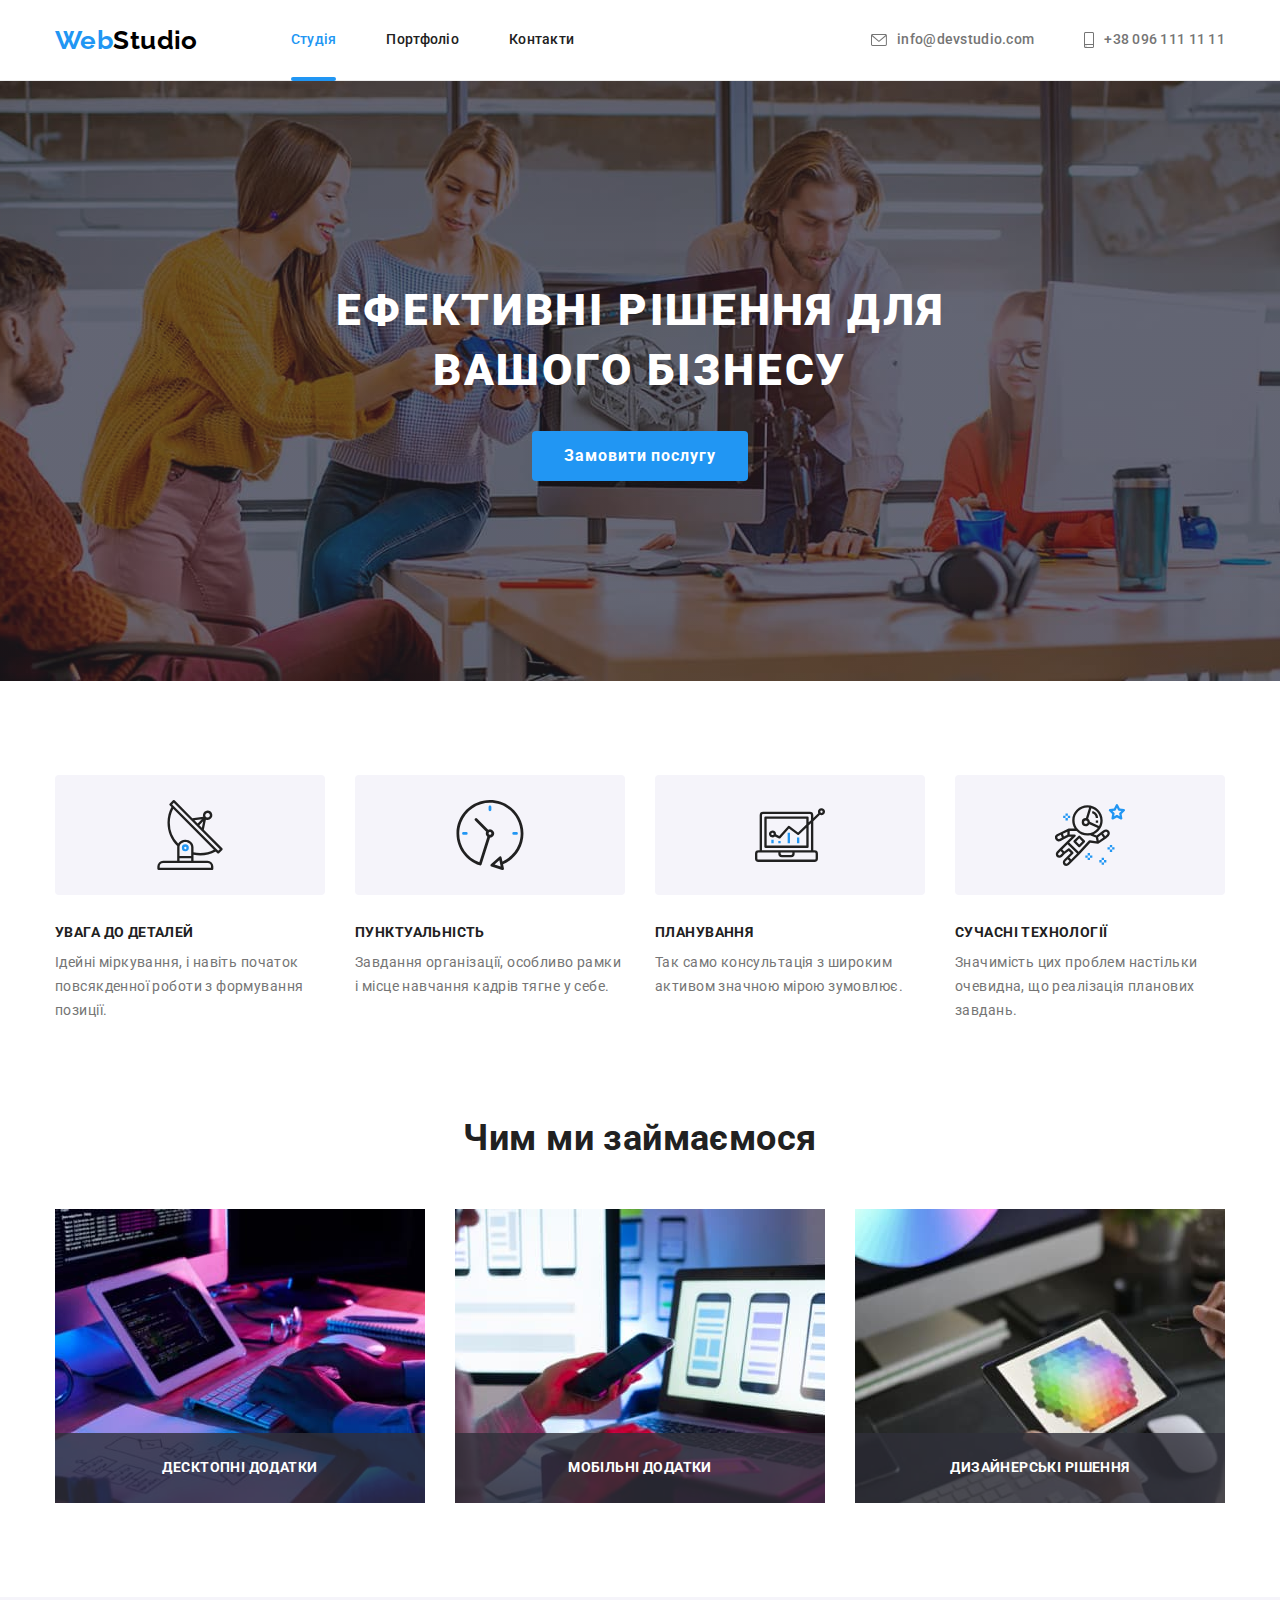
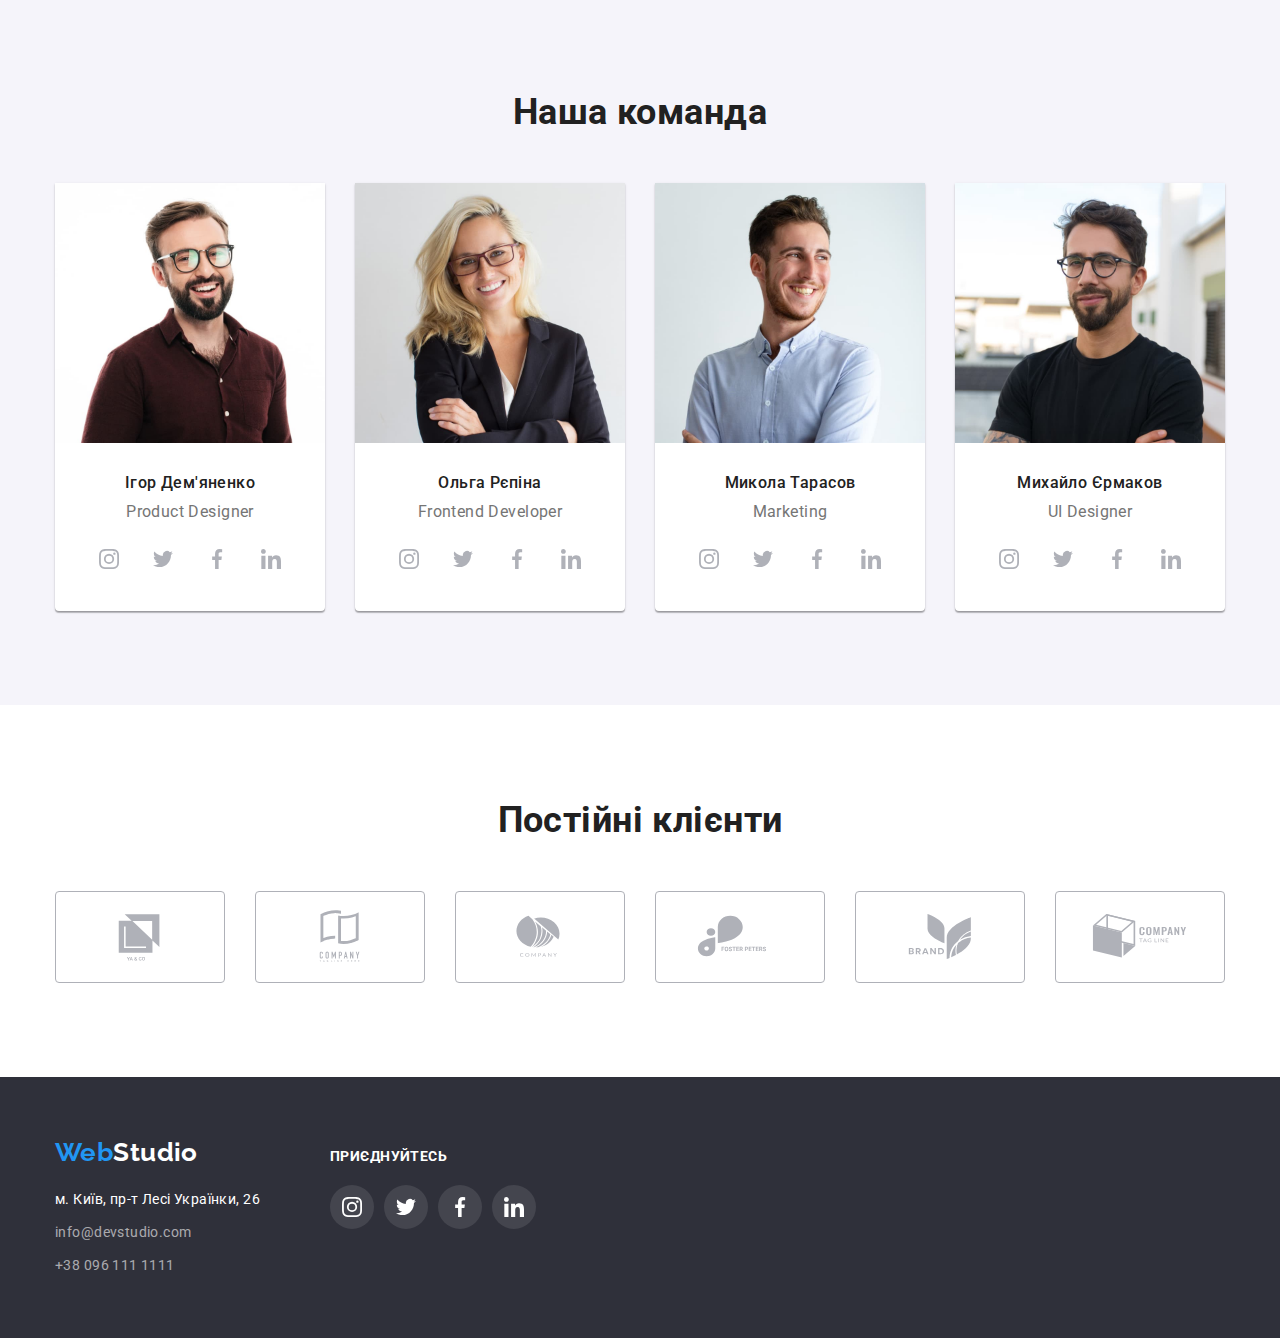
<file: index.html>
<!DOCTYPE html>
<html lang="uk">
  <head>
    <meta charset="UTF-8" />
    <meta http-equiv="X-UA-Compatible" content="IE=edge" />
    <meta name="viewport" content="width=device-width, initial-scale=1.0" />
    <title>Студія</title>
    <link rel="preconnect" href="https://fonts.googleapis.com" />
    <link rel="preconnect" href="https://fonts.gstatic.com" crossorigin />
    <link
      href="https://fonts.googleapis.com/css2?family=Raleway:wght@700&family=Roboto:wght@400;500;700;900&display=swap"
      rel="stylesheet"
    />
    <link
      rel="stylesheet"
      href="https://cdnjs.cloudflare.com/ajax/libs/modern-normalize/1.1.0/modern-normalize.min.css"
    />
    <link rel="stylesheet" href="./css/styles.css" />
  </head>
  <body>
    <header class="header">
      <div class="container">
        <nav class="nav">
          <a class="header-logo link" href="./index.html"
            ><span class="logo-accent">Web</span>Studio</a
          >
          <ul class="header-list list">
            <li class="header-item">
              <a class="header-link link current-page" href="./index.html">Студія</a>
            </li>
            <li class="header-item">
              <a class="header-link link" href="./portfolio.html">Портфоліо</a>
            </li>
            <li class="header-item"><a class="header-link link" href="#">Контакти</a></li>
          </ul>
        </nav>
        <ul class="header-contact list">
          <li>
            <a class="contact-link link" href="mailto:info@devstudio.com" target="_blank">
              <svg class="icon" width="16" height="12">
                <use href="./images/sprite.svg#icon-envelope"></use>
              </svg>
              info@devstudio.com</a
            >
          </li>
          <li class="header-item">
            <a class="contact-link link" href="tel:+380961111111">
              <svg class="icon" width="10" height="16">
                <use href="./images/sprite.svg#icon-smartphone"></use>
              </svg>
              +38 096 111 11 11</a
            >
          </li>
        </ul>
      </div>
    </header>
    <main>
      <section class="hero">
        <div class="container">
          <h1 class="hero-title">Ефективні рішення для вашого бізнесу</h1>
          <button class="hero-btn" type="button" data-modal-open>Замовити послугу</button>
        </div>
      </section>
      <section class="benefits section">
        <div class="container">
          <h2 class="visually-hidden">Наші переваги</h2>
          <ul class="benefits-list list">
            <li class="benefits-item">
              <div class="benefits-icon">
                <svg width="70" height="70">
                  <use href="./images/sprite.svg#icon-antenna"></use>
                </svg>
              </div>
              <h3 class="benefits-title">Увага до деталей</h3>
              <p class="benefits-txt">
                Ідейні міркування, і навіть початок повсякденної роботи з формування позиції.
              </p>
            </li>
            <li class="benefits-item">
              <div class="benefits-icon">
                <svg width="70" height="70">
                  <use href="./images/sprite.svg#icon-clock"></use>
                </svg>
              </div>
              <h3 class="benefits-title">Пунктуальність</h3>
              <p class="benefits-txt">
                Завдання організації, особливо рамки і місце навчання кадрів тягне у себе.
              </p>
            </li>
            <li class="benefits-item">
              <div class="benefits-icon">
                <svg width="70" height="70">
                  <use href="./images/sprite.svg#icon-diagram"></use>
                </svg>
              </div>
              <h3 class="benefits-title">Планування</h3>
              <p class="benefits-txt">
                Так само консультація з широким активом значною мірою зумовлює.
              </p>
            </li>
            <li class="benefits-item">
              <div class="benefits-icon">
                <svg width="70" height="70">
                  <use href="./images/sprite.svg#icon-astronaut"></use>
                </svg>
              </div>
              <h3 class="benefits-title">Сучасні технології</h3>
              <p class="benefits-txt">
                Значимість цих проблем настільки очевидна, що реалізація планових завдань.
              </p>
            </li>
          </ul>
        </div>
      </section>
      <section class="works section">
        <div class="container">
          <h2 class="section-title">Чим ми займаємося</h2>
          <ul class="works-list list">
            <li class="works-item">
              <img
                src="./images/coding.jpg"
                alt="Людина за комп'ютером створює програмний код"
                width="370"/>
              <p class="works-overlay">Десктопні додатки</p>
            </li>
            <li class="works-item">
              <img
                src="./images/mobile.jpg"
                alt="Людина за комп'ютером займається тестуванням мобiльних додаткiв"
                width="370"/>
                <p class="works-overlay">Мобільні додатки</p>
            </li>
            <li class="works-item">
              <img src="./images/design.jpg" alt="Дизайнер обирає кольори для макету" width="370" />
                <p class="works-overlay">Дизайнерські рішення</p>
              </div>
            </li>
          </ul>
        </div>
      </section>
      <section class="team section">
        <div class="container">
          <h2 class="section-title">Наша команда</h2>
          <ul class="team-list list">
            <li class="team-item">
              <img
                src="./images/prod_des.jpg"
                alt="Усміхнений хлопець в окулярах та коричневій сорочці"
                width="270"
              />
              <div class="team-wrap">
                <h3 class="team-member">Ігор Дем'яненко</h3>
                <p class="team-position" lang="en">Product Designer</p>
                <ul class="social-list list">
                  <li class="social-item">
                    <a class="social-link" href="#">
                      <svg class="social-icon" width="20" height="20">
                        <use href="./images/sprite.svg#icon-instagram"></use>
                      </svg>
                    </a>
                  </li>
                  <li class="social-item">
                    <a class="social-link" href="#">
                      <svg class="social-icon" width="20" height="20">
                        <use href="./images/sprite.svg#icon-twitter"></use>
                      </svg>
                    </a>
                  </li>
                  <li class="social-item">
                    <a class="social-link" href="#">
                      <svg class="social-icon" width="20" height="20">
                        <use href="./images/sprite.svg#icon-facebook"></use>
                      </svg>
                    </a>
                  </li>
                  <li class="social-item">
                    <a class="social-link" href="#">
                      <svg class="social-icon" width="20" height="20">
                        <use href="./images/sprite.svg#icon-linkedin"></use>
                      </svg>
                    </a>
                  </li>
                </ul>
              </div>
            </li>
            <li class="team-item">
              <img
                class="team-photo"
                src="./images/frontend.jpg"
                alt="Усміхнений дiвчина в окулярах та темному піджаку"
                width="270"
              />
              <div class="team-wrap">
                <h3 class="team-member">Ольга Рєпіна</h3>
                <p class="team-position" lang="en">Frontend Developer</p>
                <ul class="social-list list">
                  <li class="social-item">
                    <a class="social-link" href="#">
                      <svg class="social-icon" width="20" height="20">
                        <use href="./images/sprite.svg#icon-instagram"></use>
                      </svg>
                    </a>
                  </li>
                  <li class="social-item">
                    <a class="social-link" href="#">
                      <svg class="social-icon" width="20" height="20">
                        <use href="./images/sprite.svg#icon-twitter"></use>
                      </svg>
                    </a>
                  </li>
                  <li class="social-item">
                    <a class="social-link" href="#">
                      <svg class="social-icon" width="20" height="20">
                        <use href="./images/sprite.svg#icon-facebook"></use>
                      </svg>
                    </a>
                  </li>
                  <li class="social-item">
                    <a class="social-link" href="#">
                      <svg class="social-icon" width="20" height="20">
                        <use href="./images/sprite.svg#icon-linkedin"></use>
                      </svg>
                    </a>
                  </li>
                </ul>
              </div>
            </li>
            <li class="team-item">
              <img
                class="team-photo"
                src="./images/market.jpg"
                alt="Усміхнений хлопець у блакитній сорочці"
                width="270"
              />
              <div class="team-wrap">
                <h3 class="team-member">Микола Тарасов</h3>
                <p class="team-position" lang="en">Marketing</p>
                <ul class="social-list list">
                  <li class="social-item">
                    <a class="social-link" href="#">
                      <svg class="social-icon" width="20" height="20">
                        <use href="./images/sprite.svg#icon-instagram"></use>
                      </svg>
                    </a>
                  </li>
                  <li class="social-item">
                    <a class="social-link" href="#">
                      <svg class="social-icon" width="20" height="20">
                        <use href="./images/sprite.svg#icon-twitter"></use>
                      </svg>
                    </a>
                  </li>
                  <li class="social-item">
                    <a class="social-link" href="#">
                      <svg class="social-icon" width="20" height="20">
                        <use href="./images/sprite.svg#icon-facebook"></use>
                      </svg>
                    </a>
                  </li>
                  <li class="social-item">
                    <a class="social-link" href="#">
                      <svg class="social-icon" width="20" height="20">
                        <use href="./images/sprite.svg#icon-linkedin"></use>
                      </svg>
                    </a>
                  </li>
                </ul>
              </div>
            </li>
            <li class="team-item">
              <img
                class="team-photo"
                src="./images/ui_des.jpg"
                alt="Усміхнений хлопець в окулярах та чорній футболці"
                width="270"
              />
              <div class="team-wrap">
                <h3 class="team-member">Михайло Єрмаков</h3>
                <p class="team-position" lang="en">UI Designer</p>
                <ul class="social-list list">
                  <li class="social-item">
                    <a class="social-link" href="#">
                      <svg class="social-icon" width="20" height="20">
                        <use href="./images/sprite.svg#icon-instagram"></use>
                      </svg>
                    </a>
                  </li>
                  <li class="social-item">
                    <a class="social-link" href="#">
                      <svg class="social-icon" width="20" height="20">
                        <use href="./images/sprite.svg#icon-twitter"></use>
                      </svg>
                    </a>
                  </li>
                  <li class="social-item">
                    <a class="social-link" href="#">
                      <svg class="social-icon" width="20" height="20">
                        <use href="./images/sprite.svg#icon-facebook"></use>
                      </svg>
                    </a>
                  </li>
                  <li class="social-item">
                    <a class="social-link" href="#">
                      <svg class="social-icon" width="20" height="20">
                        <use href="./images/sprite.svg#icon-linkedin"></use>
                      </svg>
                    </a>
                  </li>
                </ul>
              </div>
            </li>
          </ul>
        </div>
      </section>
      <section class="clients section">
        <div class="container">
          <h2 class="section-title">Постійні клієнти</h2>
          <ul class="clients-list list">
            <li class="clients-item">
              <a class="clients-link link" href="#">
                <svg class="clients-icon" width="106" height="60">
                  <use href="./images/sprite.svg#icon-company-1"></use>
                </svg>
              </a>
            </li>
            <li class="clients-item">
              <a class="clients-link link" href="#">
                <svg class="clients-icon" width="106" height="60">
                  <use href="./images/sprite.svg#icon-company-2"></use>
                </svg>
              </a>
            </li>
            <li class="clients-item">
              <a class="clients-link link" href="#">
                <svg class="clients-icon" width="106" height="60">
                  <use href="./images/sprite.svg#icon-company-3"></use>
                </svg>
              </a>
            </li>
            <li class="clients-item">
              <a class="clients-link link" href="#">
                <svg class="clients-icon" width="106" height="60">
                  <use href="./images/sprite.svg#icon-company-4"></use>
                </svg>
              </a>
            </li>
            <li class="clients-item">
              <a class="clients-link link" href="#">
                <svg class="clients-icon" width="106" height="60">
                  <use href="./images/sprite.svg#icon-company-5"></use>
                </svg>
              </a>
            </li>
            <li class="clients-item">
              <a class="clients-link link" href="#">
                <svg class="clients-icon" width="106" height="60">
                  <use href="./images/sprite.svg#icon-company-6"></use>
                </svg>
              </a>
            </li>
          </ul>
        </div>
      </section>
    </main>
    <footer class="footer">
      <div class="container">
        <div class="footer-address-wrap">
          <a class="footer-logo link" href="./index.html"
            ><span class="logo-accent">Web</span>Studio</a
          >
          <address class="address">
            <ul class="list">
              <li class="address-item">
                <a
                  class="address-location link"
                  href="https://goo.gl/maps/CPtrU1FHBa2aNyZL9"
                  target="_blank"
                  rel="noopener noreferrer nofollow"
                  >м. Київ, пр-т Лесі Українки, 26</a
                >
              </li>
              <li class="address-item">
                <a class="address-info link" href="mailto:info@devstudio.com">info@devstudio.com</a>
              </li>
              <li>
                <a class="address-info link" href="tel:+380961111111">+38 096 111 1111</a>
              </li>
            </ul>
          </address>
        </div>
        <div>
          <p class="social-text">Приєднуйтесь</p>
          <ul class="social-list list">
            <li class="social-item">
              <a class="social-link" href="#">
                <svg class="social-icon" width="20" height="20">
                  <use href="./images/sprite.svg#icon-instagram"></use>
                </svg>
              </a>
            </li>
            <li class="social-item">
              <a class="social-link" href="#">
                <svg class="social-icon" width="20" height="20">
                  <use href="./images/sprite.svg#icon-twitter"></use>
                </svg>
              </a>
            </li>
            <li class="social-item">
              <a class="social-link" href="#">
                <svg class="social-icon" width="20" height="20">
                  <use href="./images/sprite.svg#icon-facebook"></use>
                </svg>
              </a>
            </li>
            <li class="social-item">
              <a class="social-link" href="#">
                <svg class="social-icon" width="20" height="20">
                  <use href="./images/sprite.svg#icon-linkedin"></use>
                </svg>
              </a>
            </li>
          </ul>
        </div>
      </div>
    </footer>
    <div class="backdrop is-hidden" data-modal>
      <div class="modal">
        <button class="btn-close" data-modal-close>
          <svg class="btn-close-icon" width="18" height="18">
            <use href="./images/sprite.svg#icon-close"></use>
          </svg>
        </button>
      </div>
    </div>
    <script src="./js/modal.js"></script>
  </body>
</html>
</file>
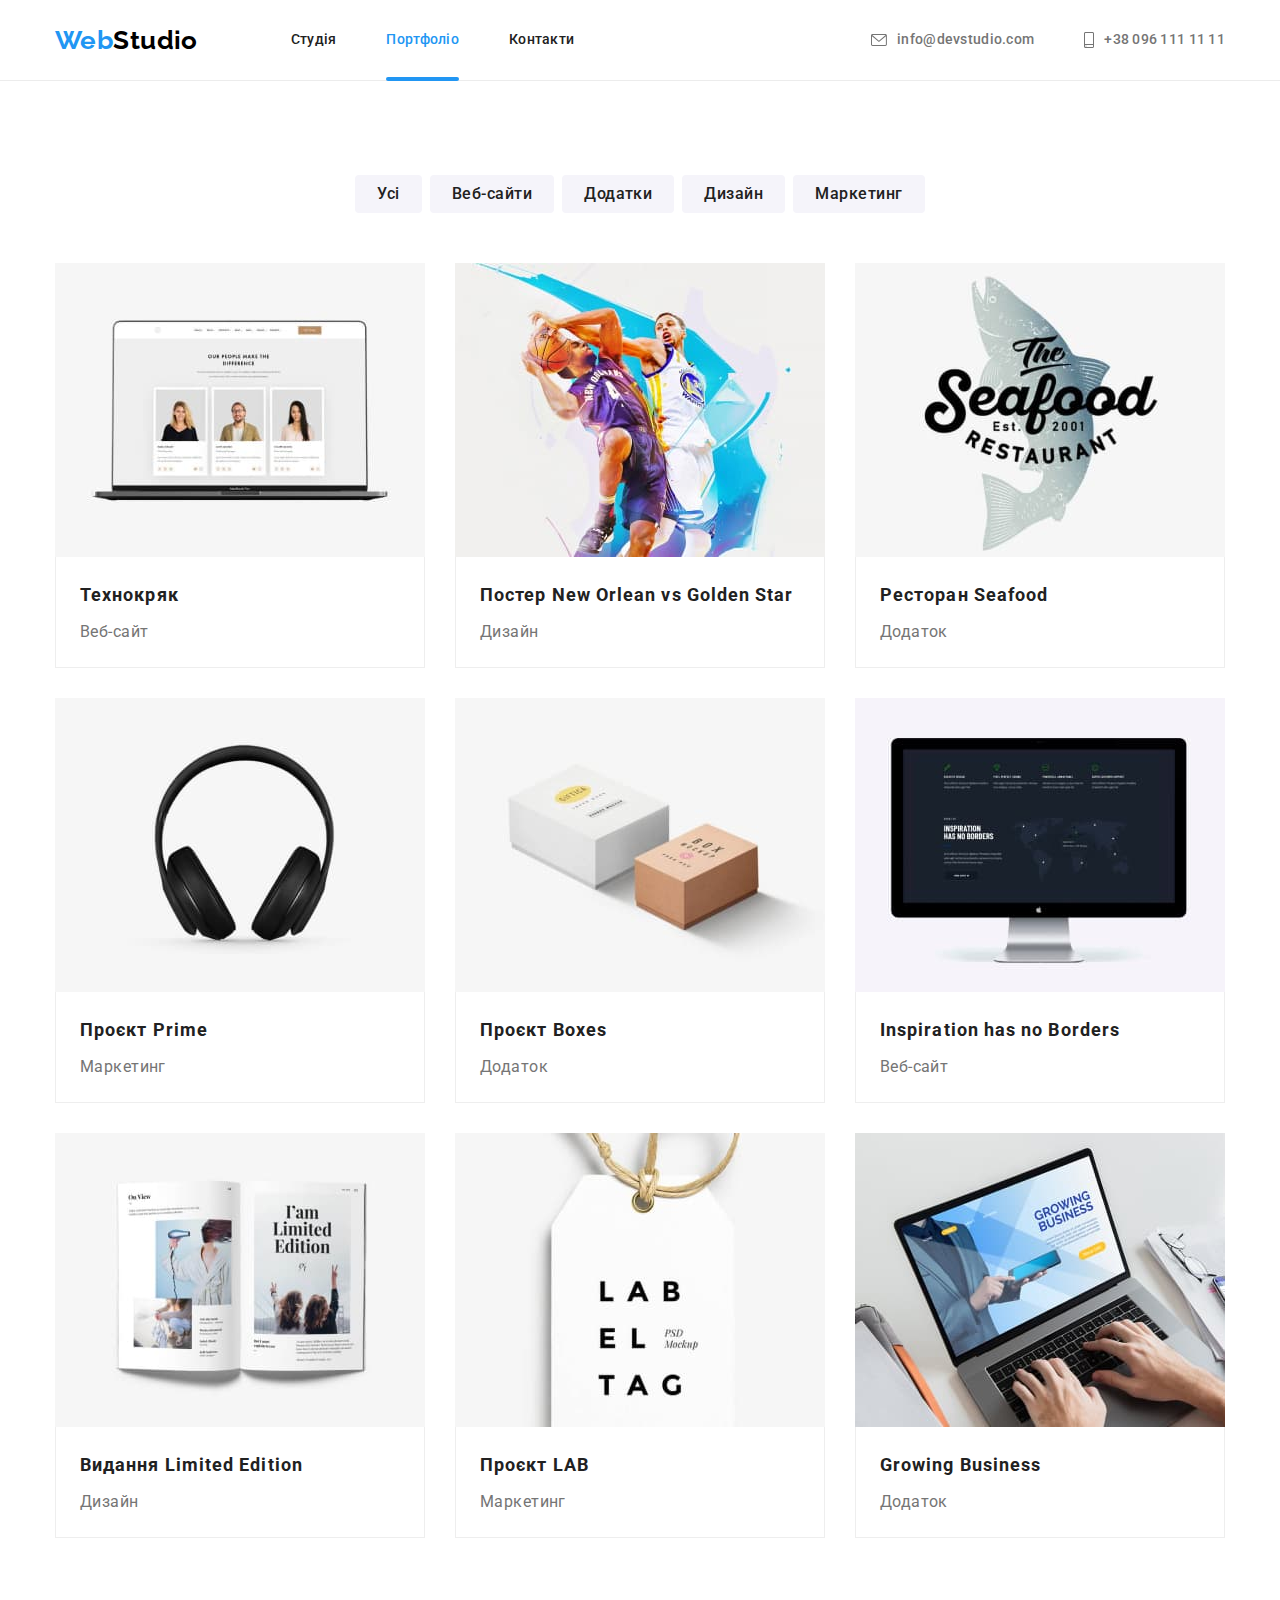
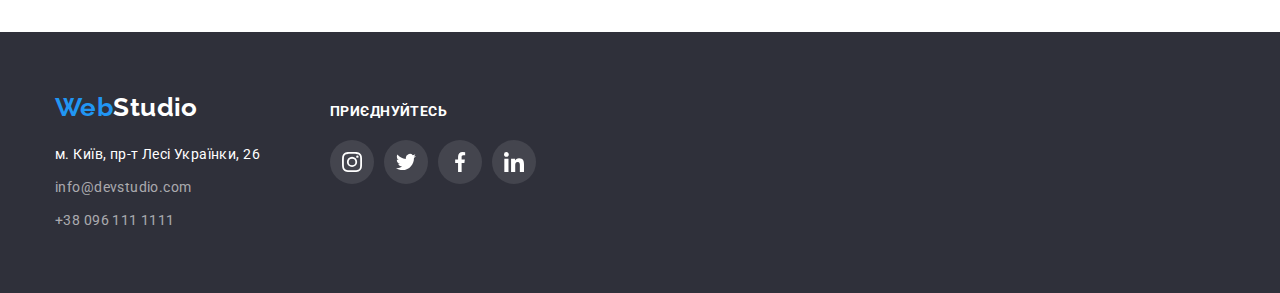
<file: portfolio.html>
<!DOCTYPE html>
<html lang="uk">
  <head>
    <meta charset="UTF-8" />
    <meta http-equiv="X-UA-Compatible" content="IE=edge" />
    <meta name="viewport" content="width=device-width, initial-scale=1.0" />
    <title>Портфоліо</title>
    <link rel="preconnect" href="https://fonts.googleapis.com" />
    <link rel="preconnect" href="https://fonts.gstatic.com" crossorigin />
    <link
      href="https://fonts.googleapis.com/css2?family=Raleway:wght@700&family=Roboto:wght@400;500;700;900&display=swap"
      rel="stylesheet"
    />
    <link
      rel="stylesheet"
      href="https://cdnjs.cloudflare.com/ajax/libs/modern-normalize/1.1.0/modern-normalize.min.css"
    />
    <link rel="stylesheet" href="./css/styles.css" />
  </head>
  <body>
    <header class="header">
      <div class="container">
        <nav class="nav">
          <a class="header-logo link" href="./index.html"
            ><span class="logo-accent">Web</span>Studio</a
          >
          <ul class="header-list list">
            <li class="header-item">
              <a class="header-link link" href="./index.html">Студія</a>
            </li>
            <li class="header-item">
              <a class="header-link link current-page" href="./portfolio.html">Портфоліо</a>
            </li>
            <li class="header-item"><a class="header-link link" href="#">Контакти</a></li>
          </ul>
        </nav>
        <ul class="header-contact list">
          <li>
            <a class="contact-link link" href="mailto:info@devstudio.com" target="_blank">
              <svg class="icon" width="16" height="12">
                <use href="./images/sprite.svg#icon-envelope"></use>
              </svg>
              info@devstudio.com</a
            >
          </li>
          <li class="header-item">
            <a class="contact-link link" href="tel:+380961111111">
              <svg class="icon" width="10" height="16">
                <use href="./images/sprite.svg#icon-smartphone"></use>
              </svg>
              +38 096 111 11 11</a
            >
          </li>
        </ul>
      </div>
    </header>
    <main>
      <section class="section">
        <div class="container">
          <h1 class="visually-hidden">Портфоліо</h1>
          <ul class="filter list">
            <li><button class="filter-btn" type="button">Усі</button></li>
            <li><button class="filter-btn" type="button">Веб-сайти</button></li>
            <li><button class="filter-btn" type="button">Додатки</button></li>
            <li><button class="filter-btn" type="button">Дизайн</button></li>
            <li><button class="filter-btn" type="button">Маркетинг</button></li>
          </ul>
          <ul class="project-list list">
            <li class="project-item">
              <a class="project-link link" href="#">
                <div class="project-img">
                  <img
                    src="./images/technokr.jpg"
                    alt="Веб-сайт на екрані комп'ютера"
                    width="370"
                  />
                  <div class="project-overlay">
                    <p class="overlay-desc">
                      Ресурс пропонує комплексні пропозиції з різним рівнем функціоналу та сервісів.
                      Все це дозволить відвідувачу отримати вичерпні відомості про компанію чи
                      приватну особу.
                    </p>
                  </div>
                </div>
                <div class="project-wrap">
                  <h2 class="project-title">Технокряк</h2>
                  <p class="project-type">Веб-сайт</p>
                </div>
              </a>
            </li>
            <li class="project-item">
              <a class="project-link link" href="#">
                <div class="project-img">
                  <img src="./images/poster.jpg" alt="Два баскетболісти" width="370" />
                  <div class="project-overlay">
                    <p class="overlay-desc">
                      Ресурс пропонує комплексні пропозиції з різним рівнем функціоналу та сервісів.
                      Все це дозволить відвідувачу отримати вичерпні відомості про компанію чи
                      приватну особу.
                    </p>
                  </div>
                </div>

                <div class="project-wrap">
                  <h2 class="project-title">
                    Постер <span lang="en">New Orlean vs Golden Star</span>
                  </h2>
                  <p class="project-type">Дизайн</p>
                </div>
              </a>
            </li>
            <li class="project-item">
              <a class="project-link link" href="#">
                <div class="project-img">
                  <img src="./images/seafood.jpg" alt="Логотип ресторану" width="370" />
                  <div class="project-overlay">
                    <p class="overlay-desc">
                      Ресурс пропонує комплексні пропозиції з різним рівнем функціоналу та сервісів.
                      Все це дозволить відвідувачу отримати вичерпні відомості про компанію чи
                      приватну особу.
                    </p>
                  </div>
                </div>

                <div class="project-wrap">
                  <h2 class="project-title">Ресторан <span lang="en">Seafood</span></h2>
                  <p class="project-type">Додаток</p>
                </div>
              </a>
            </li>
            <li class="project-item">
              <a class="project-link link" href="#">
                <div class="project-img">
                  <img src="./images/prime.jpg" alt="Навушники" width="370" />
                  <div class="project-overlay">
                    <p class="overlay-desc">
                      Ресурс пропонує комплексні пропозиції з різним рівнем функціоналу та сервісів.
                      Все це дозволить відвідувачу отримати вичерпні відомості про компанію чи
                      приватну особу.
                    </p>
                  </div>
                </div>

                <div class="project-wrap">
                  <h2 class="project-title">Проєкт <span lang="en">Prime</span></h2>
                  <p class="project-type">Маркетинг</p>
                </div>
              </a>
            </li>
            <li class="project-item">
              <a class="project-link link" href="#">
                <div class="project-img">
                  <img src="./images/boxes.jpg" alt="Двi коробки рiзного розмiру" width="370" />
                  <div class="project-overlay">
                    <p class="overlay-desc">
                      Ресурс пропонує комплексні пропозиції з різним рівнем функціоналу та сервісів.
                      Все це дозволить відвідувачу отримати вичерпні відомості про компанію чи
                      приватну особу.
                    </p>
                  </div>
                </div>

                <div class="project-wrap">
                  <h2 class="project-title">Проєкт <span lang="en">Boxes</span></h2>
                  <p class="project-type">Додаток</p>
                </div>
              </a>
            </li>
            <li class="project-item">
              <a class="project-link link" href="#">
                <div class="project-img">
                  <img src="./images/inspiration.jpg" alt="Монiтор комп'ютера" width="370" />
                  <div class="project-overlay">
                    <p class="overlay-desc">
                      Ресурс пропонує комплексні пропозиції з різним рівнем функціоналу та сервісів.
                      Все це дозволить відвідувачу отримати вичерпні відомості про компанію чи
                      приватну особу.
                    </p>
                  </div>
                </div>

                <div class="project-wrap">
                  <h2 class="project-title"><span lang="en">Inspiration has no Borders</span></h2>
                  <p class="project-type">Веб-сайт</p>
                </div>
              </a>
            </li>
            <li class="project-item">
              <a class="project-link link" href="#">
                <div class="project-img">
                  <img src="./images/edition.jpg" alt="Вiдкритий журнал" width="370" />
                  <div class="project-overlay">
                    <p class="overlay-desc">
                      Ресурс пропонує комплексні пропозиції з різним рівнем функціоналу та сервісів.
                      Все це дозволить відвідувачу отримати вичерпні відомості про компанію чи
                      приватну особу.
                    </p>
                  </div>
                </div>

                <div class="project-wrap">
                  <h2 class="project-title">Видання <span lang="en">Limited Edition</span></h2>
                  <p class="project-type">Дизайн</p>
                </div>
              </a>
            </li>
            <li class="project-item">
              <a class="project-link link" href="#">
                <div class="project-img">
                  <img src="./images/lab.jpg" alt="Бiрка з написом Lab El Tag" width="370" />
                  <div class="project-overlay">
                    <p class="overlay-desc">
                      Ресурс пропонує комплексні пропозиції з різним рівнем функціоналу та сервісів.
                      Все це дозволить відвідувачу отримати вичерпні відомості про компанію чи
                      приватну особу.
                    </p>
                  </div>
                </div>

                <div class="project-wrap">
                  <h2 class="project-title">Проєкт <span lang="en">LAB</span></h2>
                  <p class="project-type">Маркетинг</p>
                </div>
              </a>
            </li>
            <li class="project-item">
              <a class="project-link link" href="#">
                <div class="project-img">
                  <img src="./images/business.jpg" alt="Людина працює за комп'ютером" width="370" />
                  <div class="project-overlay">
                    <p class="overlay-desc">
                      Ресурс пропонує комплексні пропозиції з різним рівнем функціоналу та сервісів.
                      Все це дозволить відвідувачу отримати вичерпні відомості про компанію чи
                      приватну особу.
                    </p>
                  </div>
                </div>

                <div class="project-wrap">
                  <h2 class="project-title"><span lang="en">Growing Business</span></h2>
                  <p class="project-type">Додаток</p>
                </div>
              </a>
            </li>
          </ul>
        </div>
      </section>
    </main>
    <footer class="footer">
      <div class="container">
        <div class="footer-address-wrap">
          <a class="footer-logo link" href="./index.html"
            ><span class="logo-accent">Web</span>Studio</a
          >
          <address class="address">
            <ul class="list">
              <li class="address-item">
                <a
                  class="address-location link"
                  href="https://goo.gl/maps/CPtrU1FHBa2aNyZL9"
                  target="_blank"
                  rel="noopener noreferrer nofollow"
                  >м. Київ, пр-т Лесі Українки, 26</a
                >
              </li>
              <li class="address-item">
                <a class="address-info link" href="mailto:info@devstudio.com">info@devstudio.com</a>
              </li>
              <li>
                <a class="address-info link" href="tel:+380961111111">+38 096 111 1111</a>
              </li>
            </ul>
          </address>
        </div>
        <div>
          <p class="social-text">Приєднуйтесь</p>
          <ul class="social-list list">
            <li class="social-item">
              <a class="social-link" href="#">
                <svg class="social-icon" width="20" height="20">
                  <use href="./images/sprite.svg#icon-instagram"></use>
                </svg>
              </a>
            </li>
            <li class="social-item">
              <a class="social-link" href="#">
                <svg class="social-icon" width="20" height="20">
                  <use href="./images/sprite.svg#icon-twitter"></use>
                </svg>
              </a>
            </li>
            <li class="social-item">
              <a class="social-link" href="#">
                <svg class="social-icon" width="20" height="20">
                  <use href="./images/sprite.svg#icon-facebook"></use>
                </svg>
              </a>
            </li>
            <li class="social-item">
              <a class="social-link" href="#">
                <svg class="social-icon" width="20" height="20">
                  <use href="./images/sprite.svg#icon-linkedin"></use>
                </svg>
              </a>
            </li>
          </ul>
        </div>
      </div>
    </footer>
  </body>
</html>
</file>
<file: css/styles.css>
:root {
  --primary-bgr: #ffffff;
  --secondary-bgr: #f5f4fa;
  --hero-footer-bgr: #2f303a;
  --btn-active-bgr: #188ce8;
  --social-link-bgr: rgba(255, 255, 255, 0.1);
  --backdrop-bgr-color: rgba(0, 0, 0, 0.2);

  --primary-color: #757575;
  --title-color: #212121;
  --accent-color: #2196f3;
  --black-color: #000000;
  --white-color: #ffffff;
  --opacity-white-color: rgba(255, 255, 255, 0.6);
  --social-link-color: #afb1b8;
  --clients-logo-color: #afb1b8;

  --header-border-color: #ececec;
  --project-border-color: #eeeeee;
  --btn-close-border-color: rgba(0, 0, 0, 0.1);

  --shadow-hero-btn: rgba(0, 0, 0, 0.15);
  --gradient-hero-bgr: rgba(47, 48, 58, 0.4);

  --works-overlay: rgba(47, 48, 58, 0.8);
  --project-overlay: rgba(33, 150, 243, 0.9);

  --timing-function: 250ms cubic-bezier(0.4, 0, 0.2, 1);
}

body {
  font-family: 'Roboto', sans-serif;
  letter-spacing: 0.03em;
  font-size: 14px;

  color: var(--primary-color);
  background-color: var(--primary-bgr);
}
h1,
h2,
h3,
h4,
h5,
h6,
p {
  margin: 0;
}
ul {
  margin: 0;
  padding-left: 0;
}
button {
  cursor: pointer;
}
img {
  display: block;
  max-width: 100%;
  height: auto;
}

/* клас-утіліта для списків */
.list {
  list-style: none;
}

/* клас-утіліта для посилань */
.link {
  text-decoration: none;
}
.container {
  width: 1200px;
  margin: 0 auto;
  padding: 0 15px;
}
.section {
  padding: 94px 0;
}

/* ------------------HEADER------------------ */
.header {
  border-bottom: 1px solid var(--header-border-color);
}
.nav,
.header .container {
  display: flex;
  align-items: center;
}

.header-logo {
  margin-right: 93px;

  font-family: 'Raleway', sans-serif;
  font-weight: 700;
  font-size: 26px;
  line-height: 1.19;

  color: var(--black-color);
}
.logo-accent {
  color: var(--accent-color);
}
/* Загальні стилі всіх посилань у header*/
.header-list,
.header-contact {
  display: flex;
  gap: 50px;

  font-weight: 500;
  line-height: 1.14;
  letter-spacing: 0.02em;
}
.header-contact {
  margin-left: auto;
}

.header-link,
.contact-link {
  display: block;
  padding-top: 32px;
  padding-bottom: 32px;

  color: var(--title-color);
  outline: transparent;

  transition: color var(--timing-function);
}

.contact-link {
  display: flex;
  align-items: center;
  gap: 10px;

  color: currentColor;
}
.icon {
  fill: currentColor;
}

.header-link:hover,
.header-link:focus,
.contact-link:hover,
.contact-link:focus {
  color: var(--accent-color);
}

.current-page {
  color: var(--accent-color);
}

.header-item {
  position: relative;
}
.current-page::after {
  content: '';
  display: block;
  position: absolute;
  left: 0;
  bottom: -1px;

  width: 100%;
  height: 4px;

  background-color: var(--accent-color);
  border-radius: 2px;
}

/* ---------------------HERO--------------------- */
.hero {
  padding-top: 200px;
  padding-bottom: 200px;
  max-width: 1600px;
  height: 600px;
  margin: 0 auto;

  background-color: var(--hero-footer-bgr);
  background-image: linear-gradient(var(--gradient-hero-bgr), var(--gradient-hero-bgr)),
    url(../images/hero.jpg);

  background-size: cover;
  background-position: center;
  background-repeat: no-repeat;
}

.hero-title {
  display: block;
  max-width: 696px;
  margin: 0 auto;
  margin-bottom: 30px;

  font-weight: 900;
  font-size: 44px;
  line-height: 1.36;
  letter-spacing: 0.06em;
  text-transform: uppercase;
  text-align: center;

  color: var(--white-color);
}

.hero-btn {
  display: block;
  margin: 0 auto;
  padding: 10px 32px;

  font-weight: 700;
  font-size: 16px;
  line-height: 1.88;
  letter-spacing: 0.06em;

  color: var(--white-color);
  background-color: var(--accent-color);
  outline: transparent;

  border: none;
  border-radius: 4px;

  transition: background-color var(--timing-function), box-shadow var(--timing-function);
}

.hero-btn:hover,
.hero-btn:focus {
  background-color: var(--btn-active-bgr);
  box-shadow: 0px 4px 4px var(--shadow-hero-btn);
}

/*----------------------- НАШІ ПЕРЕВАГИ ----------------------*/
.visually-hidden {
  position: absolute;
  width: 1px;
  height: 1px;
  margin: -1px;
  border: 0;
  padding: 0;

  white-space: nowrap;
  clip-path: inset(100%);
  clip: rect(0 0 0 0);
  overflow: hidden;
}

.benefits-list {
  display: flex;
  gap: 30px;
}

.benefits-item {
  width: calc((100% - 90px) / 4);
}

.benefits-icon {
  display: flex;
  height: 120px;
  align-items: center;
  justify-content: center;
  margin-bottom: 30px;

  border-radius: 4px;

  background-color: var(--secondary-bgr);
}
.benefits-title {
  margin-bottom: 10px;

  font-size: 14px;
  line-height: 1.14;
  text-transform: uppercase;

  color: var(--title-color);
}
.benefits-txt {
  line-height: 1.71;
}

/*------------------------ЧИМ МИ ЗАЙМАЄМОСЬ---------------------- */
.works.section {
  padding-top: 0;
}

.section-title {
  margin-bottom: 50px;

  font-size: 36px;
  line-height: 1.17;
  text-align: center;

  color: var(--title-color);
}

.works-list {
  display: flex;
  gap: 30px;
}

.works-item {
  position: relative;

  width: calc((100% - 60px) / 3);
}
.works-overlay {
  position: absolute;
  bottom: 0;
  left: 0;

  display: flex;
  align-items: center;
  justify-content: center;
  width: 100%;
  height: 70px;

  font-weight: 700;
  line-height: 1.14;
  text-transform: uppercase;

  color: var(--white-color);
  background-color: var(--works-overlay);
}

/*--------------------------НАША КОМАНДА---------------------------*/
.team {
  background-color: var(--secondary-bgr);
}
.team-list {
  display: flex;
  gap: 30px;
}

.team-item {
  width: calc((100% - 90px) / 4);

  background-color: var(--primary-bgr);

  border-radius: 0px 0px 4px 4px;
  box-shadow: 0px 1px 3px rgba(0, 0, 0, 0.12), 0px 1px 1px rgba(0, 0, 0, 0.14),
    0px 2px 1px rgba(0, 0, 0, 0.2);
}

.team-wrap {
  padding-top: 30px;
  padding-bottom: 30px;
}
.team-member {
  margin-bottom: 10px;

  font-weight: 500;
  font-size: 16px;
  line-height: 1.19;
  text-align: center;

  color: var(--title-color);
}
.team-position {
  margin-bottom: 16px;

  font-size: 16px;
  line-height: 1.19;
  text-align: center;
}
.social-list {
  display: flex;
  align-items: center;
  justify-content: center;
  gap: 10px;
}
.social-item {
  width: 44px;
  height: 44px;
}
.social-link {
  display: flex;
  width: 100%;
  height: 100%;
  align-items: center;
  justify-content: center;

  color: var(--social-link-color);
  border-radius: 50%;
  outline: transparent;

  transition: background-color var(--timing-function), color var(--timing-function);
}
.social-icon {
  fill: currentColor;
}
.social-link:hover,
.social-link:focus {
  background-color: var(--accent-color);
  color: var(--white-color);
}

/* -------------------------ПОСТІЙНІ КЛІЄНТИ----------------------- */
.clients-list {
  display: flex;
  gap: 30px;
}

.clients-item {
  width: calc((100% - 150px) / 6);
  height: 92px;
}

.clients-link {
  display: flex;
  width: 100%;
  height: 100%;
  align-items: center;
  justify-content: center;

  color: var(--clients-logo-color);

  border: 1px solid currentColor;
  border-radius: 4px;
  outline: transparent;

  transition: color var(--timing-function);
}

.clients-icon {
  fill: currentColor;
}

.clients-link:hover,
.clients-link:focus {
  color: var(--accent-color);
}

/*--------------------------FOOTER--------------------------------*/
.footer {
  padding-top: 60px;
  padding-bottom: 60px;

  background-color: var(--hero-footer-bgr);
}
.footer-logo {
  display: inline-block;
  margin-bottom: 20px;

  font-family: 'Raleway', sans-serif;
  font-weight: 700;
  font-size: 26px;
  line-height: 1.19;

  color: var(--white-color);
}
.address {
  font-style: normal;
  font-weight: 400;
  line-height: 1.71;
}

.address-item {
  margin-bottom: 9px;
}

.address-location {
  color: var(--white-color);
  outline: transparent;

  transition: color var(--timing-function);
}
.address-info {
  color: var(--opacity-white-color);
  outline: transparent;

  transition: color var(--timing-function);
}

.address-location:hover,
.address-location:focus,
.address-info:hover,
.address-info:focus {
  color: var(--accent-color);
}

.footer .container {
  display: flex;
  align-items: baseline;
}
.footer-address-wrap {
  margin-right: 70px;
}

.footer .social-link {
  color: var(--white-color);
  background-color: var(--social-link-bgr);

  transition: background-color var(--timing-function);
}
.footer .social-icon {
  fill: currentColor;
}

.footer .social-link:hover,
.footer .social-link:focus {
  background-color: var(--accent-color);
}

.social-text {
  margin-bottom: 20px;

  font-weight: 700;
  line-height: 1.14;
  text-transform: uppercase;

  color: var(--white-color);
}

/*-------------------------------- ПОРТФОЛІО------------------------------ */
.filter {
  display: flex;
  margin-bottom: 50px;
  justify-content: center;
  gap: 8px;
}
.filter-btn {
  display: block;
  padding: 6px 22px;

  font-weight: 500;
  font-size: 16px;
  line-height: 1.62;
  text-align: center;
  letter-spacing: 0.03em;

  color: var(--title-color);
  background-color: var(--secondary-bgr);
  outline: transparent;

  border-radius: 4px;
  border: none;

  transition: background-color var(--timing-function), color var(--timing-function),
    box-shadow var(--timing-function);
}

.filter-btn:hover,
.filter-btn:focus {
  background-color: var(--accent-color);
  color: var(--white-color);

  box-shadow: 0px 3px 1px rgba(0, 0, 0, 0.1), 0px 1px 2px rgba(0, 0, 0, 0.08),
    0px 2px 2px rgba(0, 0, 0, 0.12);
}

/*--------------------- Проекти-------------------- */
.project-list {
  display: flex;
  flex-wrap: wrap;
  gap: 30px;
}

.project-item {
  width: calc((100% - 60px) / 3);
}
.project-link {
  display: block;
  outline: transparent;

  transition: box-shadow var(--timing-function);
}

.project-link:hover,
.project-link:focus {
  box-shadow: 0px 1px 1px rgba(0, 0, 0, 0.12), 0px 4px 4px rgba(0, 0, 0, 0.06),
    1px 4px 6px rgba(0, 0, 0, 0.16);
}

.project-img {
  position: relative;
  overflow: hidden;
}
.project-overlay {
  position: absolute;
  top: 100%;
  left: 0;
  padding: 63px 24px;
  overflow: auto;
  transition: transform var(--timing-function);

  width: 100%;
  height: 100%;

  background-color: var(--project-overlay);
}
.overlay-desc {
  font-size: 18px;
  line-height: 1.56;

  color: var(--white-color);
}
.project-link:hover .project-overlay,
.project-link:focus .project-overlay {
  transform: translateY(-100%);
}

.project-title {
  margin-bottom: 4px;

  font-size: 18px;
  line-height: 2;
  letter-spacing: 0.06em;

  color: var(--title-color);
}
.project-type {
  font-size: 16px;
  line-height: 1.88;

  color: var(--primary-color);
}
.project-wrap {
  padding: 20px 24px;

  border: 1px solid var(--project-border-color);
  border-top: none;
}

/* -------------------BACKDROP, MODAL WINDOW-------------------- */
.backdrop {
  position: fixed;
  top: 0;
  left: 0;

  width: 100%;
  height: 100%;

  background-color: var(--backdrop-bgr-color);
  opacity: 1;
  transition: opacity 250ms cubic-bezier(0.075, 0.82, 0.165, 1),
    visibility 250ms cubic-bezier(0.075, 0.82, 0.165, 1);
}
.modal {
  position: absolute;
  top: 50%;
  left: 50%;
  transform: translate(-50%, -50%) scaleX(1);
  transition: transform var(--timing-function);

  min-width: 528px;
  min-height: 581px;

  background-color: var(--primary-bgr);
  box-shadow: 0px 1px 3px rgba(0, 0, 0, 0.12), 0px 1px 1px rgba(0, 0, 0, 0.14),
    0px 2px 1px rgba(0, 0, 0, 0.2);
  border-radius: 4px;
}
.btn-close {
  position: absolute;
  top: 8px;
  right: 8px;
  transition: border-color var(--timing-function), fill var(--timing-function);

  display: flex;
  width: 30px;
  height: 30px;
  padding: 0;
  align-items: center;
  justify-content: center;

  background-color: transparent;
  border-radius: 50%;
  border: 1px solid var(--btn-close-border-color);
}

.btn-close:hover,
.btn-close:focus {
  border-color: var(--accent-color);
  fill: var(--accent-color);
}

.backdrop.is-hidden {
  opacity: 0;
  pointer-events: none;
  visibility: hidden;
}

.backdrop.is-hidden .modal {
  transform: translate(-50%, -50%) scaleX(1.15);
}
</file>
